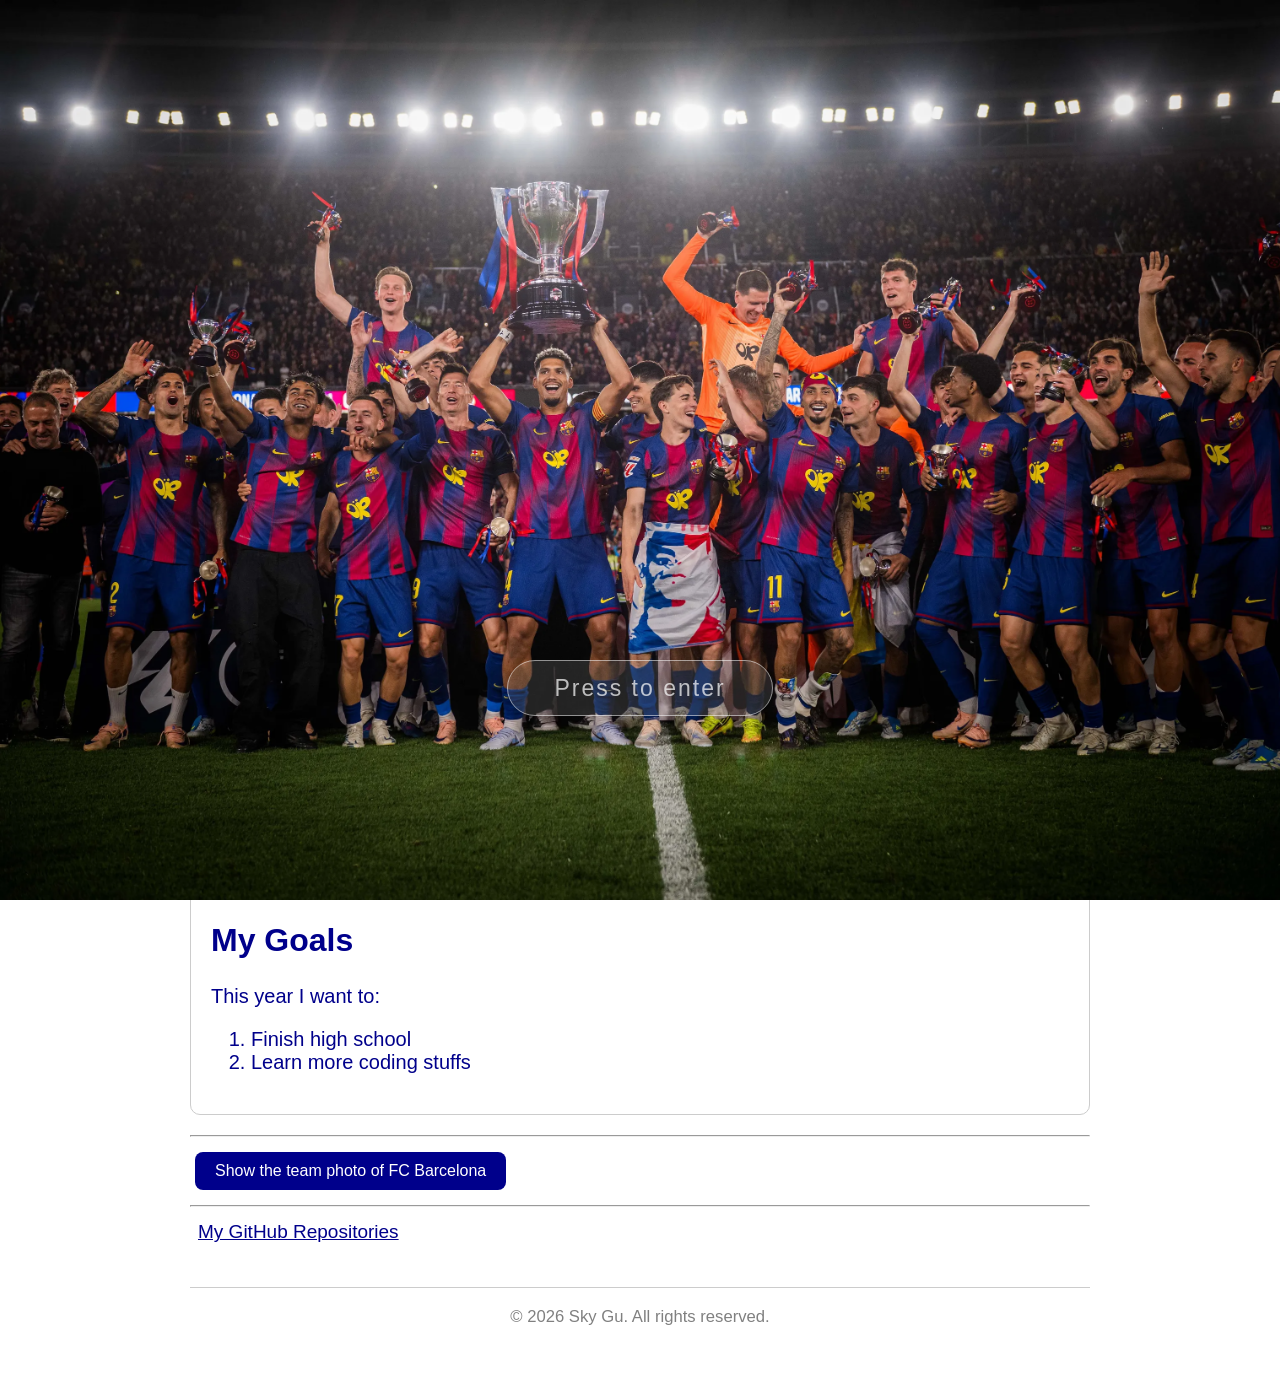
<file: index.html>
<!DOCTYPE html>
<html lang="en">
    <head>
        <title>Sky Gu</title>
        <link rel="icon" href="barca icon.png">
        <meta name="viewport" content="width=device-width, initial-scale=1.0">
        <link rel="stylesheet" href="styles.css">
    </head>
    <body>

        <nav>
            <ul>
                <li><a href="index.html">Home</a></li>
                <li><a href="portfolio.html">Portfolio</a></li>
                <li><a href="global-goal.html">Global Goal</a></li>
                <li><a href="accessibility.html">Accessibility</a></li>
                <li><a href="design-thinking.html">Behind the Curtain</a></li>
            </ul>
        </nav>

        <div id="main-content">

        <header>
            <h1>About Me</h1>
        </header>

        <div class="card">
            <p>Hi, my name is <strong>Sky Gu</strong>.</p>
            <p><em>Grade 12</em> student learning web development.</p>
        </div>

        <hr>

        <h2>My Interests</h2>

        <ul>
            <li>Gaming</li>
            <li>Music</li>
            <li>Basketball &amp; Soccer &amp; Hockey</li>
        </ul>

        <hr>

        <img src="pedri.jpeg" alt="Pedri, my loved FC Barcelona player" width="350" title="My loved player from Barcelona">

        <hr>

        <div class="card">
            <h2>My Goals</h2>
            <p>This year I want to:</p>
            <ol>
                <li>Finish high school</li>
                <li>Learn more coding stuffs</li>
            </ol>
        </div>

        <hr>

        <button type="button" onclick="showBarcelonaPhoto()">Show the team photo of FC Barcelona</button>

        <hr>

        <a href="https://github.com/skygu3?tab=repositories" target="_blank">My GitHub Repositories</a>

        </div>

        <footer>
            <small>&copy; 2026 Sky Gu. All rights reserved.</small>
        </footer>

        <div class="tts-wrap" id="tts-wrap">
            <div class="tts-toggle" onclick="toggleTTS()"><span id="tts-arrow">&#9660;</span></div>
            <div class="tts-bar" id="tts-bar">
                <button type="button" onclick="readPage()">&#9654; Read</button>
                <button type="button" id="btn-stop" onclick="stopReading()"><span style="font-size: 1.4em;">&#9632;</span> Stop</button>
                <button type="button" id="btn-05" onclick="setSpeed(0.5, 'btn-05')">0.5x</button>
                <button type="button" id="btn-1" style="background-color: darkred;" onclick="setSpeed(1, 'btn-1')">1x</button>
                <button type="button" id="btn-15" onclick="setSpeed(1.5, 'btn-15')">1.5x</button>
                <button type="button" id="btn-2" onclick="setSpeed(2, 'btn-2')">2x</button>
            </div>
        </div>

        <div class="modal" id="barca-modal" onclick="closeModalOnBackground()">
            <div class="modal-photo">
                <img src="barca team.jpeg" alt="FC Barcelona Team Photo">
                <br>
                <button type="button" onclick="closeModal()">Close</button>
            </div>
        </div>

        <div class="intro" id="intro" onclick="enterSite()">
            <p class="intro-text"><span>Press to enter</span></p>
        </div>

        <script src="script.js"></script>
    </body>
</html>
</file>
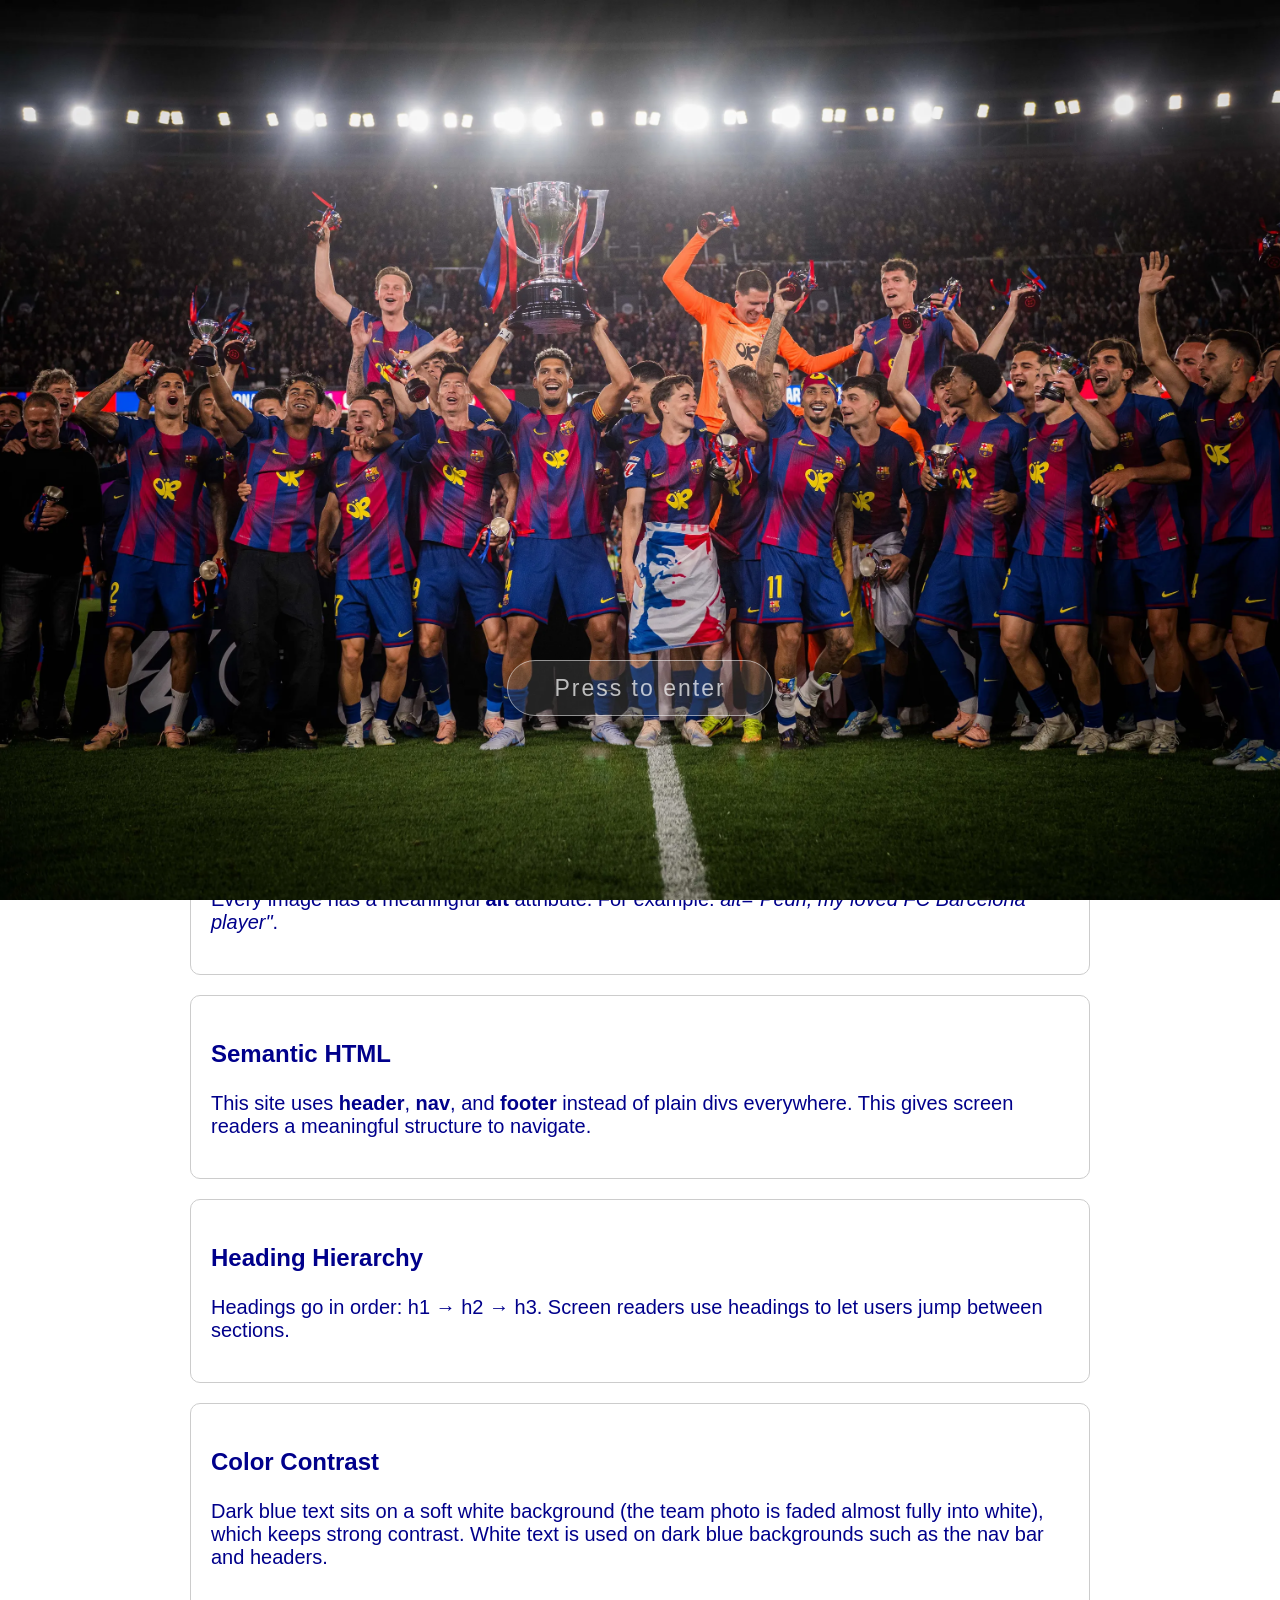
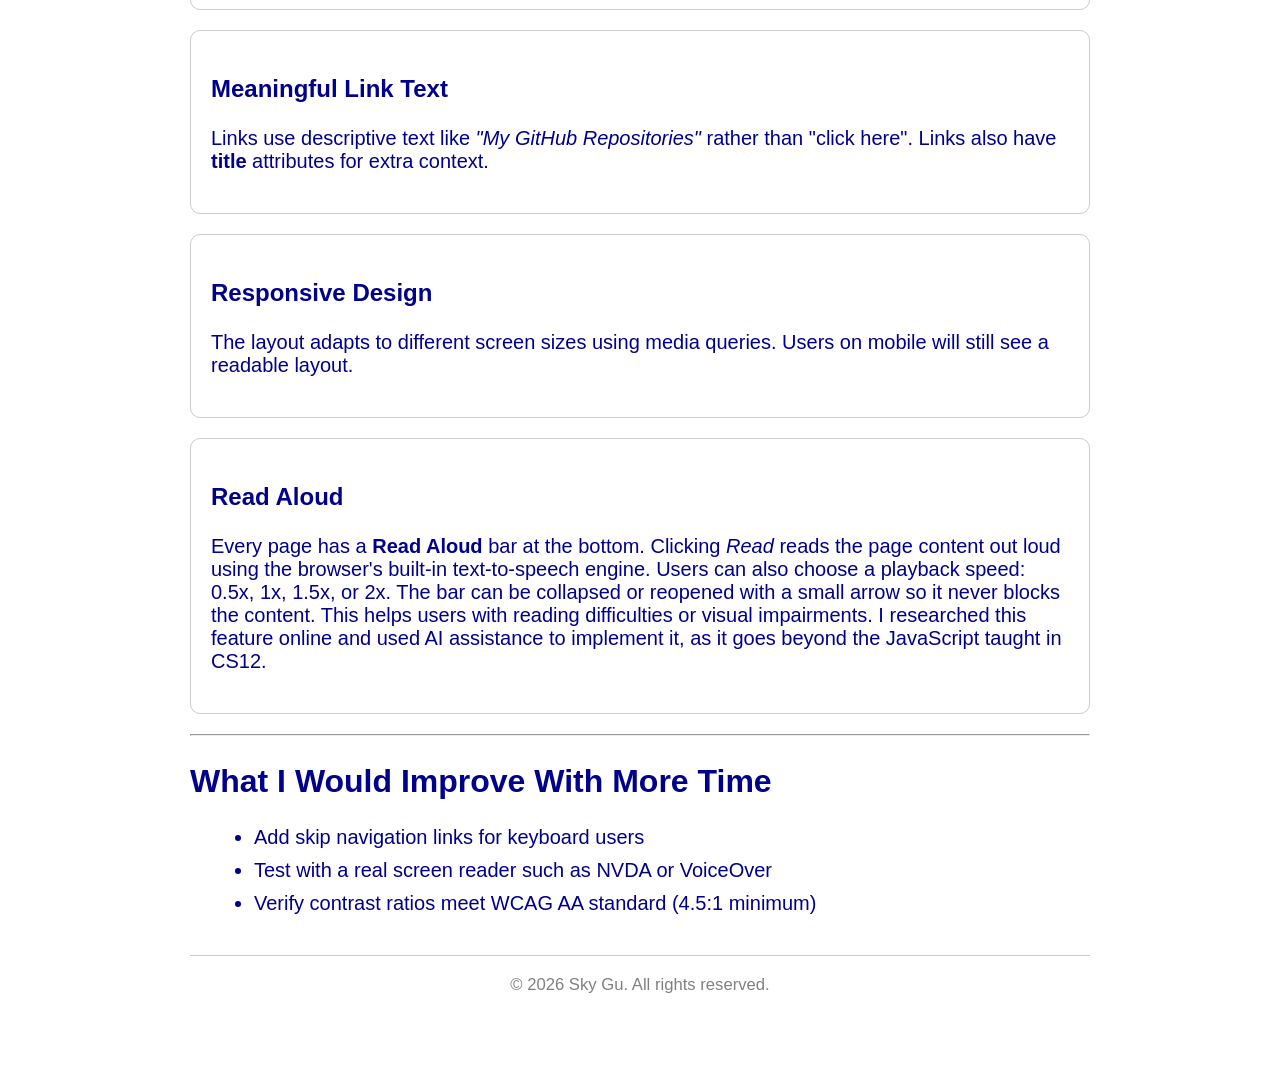
<file: accessibility.html>
<!DOCTYPE html>
<html lang="en">
    <head>
        <title>Accessibility | Sky Gu</title>
        <link rel="icon" type="image/png" href="barca icon.png">
        <meta name="viewport" content="width=device-width, initial-scale=1.0">
        <link rel="stylesheet" href="styles.css">
    </head>
    <body>

        <nav>
            <ul>
                <li><a href="index.html">Home</a></li>
                <li><a href="portfolio.html">Portfolio</a></li>
                <li><a href="global-goal.html">Global Goal</a></li>
                <li><a href="accessibility.html">Accessibility</a></li>
                <li><a href="design-thinking.html">Behind the Curtain</a></li>
            </ul>
        </nav>

        <div id="main-content">

        <header>
            <h1>Accessibility Statement</h1>
        </header>

        <div class="card" style="display: flex; justify-content: space-between; border: none;">
            <div style="width: 75%; padding-top: 32px;">
                <h2>What Is Web Accessibility?</h2>
                <p>Web accessibility means designing websites so that people with disabilities can use them effectively. Good accessibility also benefits everyone, including people using small screens or slow connections.</p>
            </div>
            <img src="Accessibility_icon.png" alt="Web accessibility icon" style="width: 25%; height: auto; margin-left: 24px;">
        </div>

        <hr>

        <h2>Features on This Site</h2>

        <div class="card">
            <h3>Language Declaration</h3>
            <p>Every page has <strong>lang="en"</strong> on the html tag so screen readers know what language to use.</p>
        </div>

        <div class="card">
            <h3>Descriptive Alt Text</h3>
            <p>Every image has a meaningful <strong>alt</strong> attribute. For example: <em>alt="Pedri, my loved FC Barcelona player"</em>.</p>
        </div>

        <div class="card">
            <h3>Semantic HTML</h3>
            <p>This site uses <strong>header</strong>, <strong>nav</strong>, and <strong>footer</strong> instead of plain divs everywhere. This gives screen readers a meaningful structure to navigate.</p>
        </div>

        <div class="card">
            <h3>Heading Hierarchy</h3>
            <p>Headings go in order: h1 → h2 → h3. Screen readers use headings to let users jump between sections.</p>
        </div>

        <div class="card">
            <h3>Color Contrast</h3>
            <p>Dark blue text sits on a soft white background (the team photo is faded almost fully into white), which keeps strong contrast. White text is used on dark blue backgrounds such as the nav bar and headers.</p>
        </div>

        <div class="card">
            <h3>Meaningful Link Text</h3>
            <p>Links use descriptive text like <em>"My GitHub Repositories"</em> rather than "click here". Links also have <strong>title</strong> attributes for extra context.</p>
        </div>

        <div class="card">
            <h3>Responsive Design</h3>
            <p>The layout adapts to different screen sizes using media queries. Users on mobile will still see a readable layout.</p>
        </div>

        <div class="card">
            <h3>Read Aloud</h3>
            <p>Every page has a <strong>Read Aloud</strong> bar at the bottom. Clicking <em>Read</em> reads the page content out loud using the browser's built-in text-to-speech engine. Users can also choose a playback speed: 0.5x, 1x, 1.5x, or 2x. The bar can be collapsed or reopened with a small arrow so it never blocks the content. This helps users with reading difficulties or visual impairments. I researched this feature online and used AI assistance to implement it, as it goes beyond the JavaScript taught in CS12.</p>
        </div>

        <hr>

        <h2>What I Would Improve With More Time</h2>

        <ul class="access-list">
            <li>Add skip navigation links for keyboard users</li>
            <li>Test with a real screen reader such as NVDA or VoiceOver</li>
            <li>Verify contrast ratios meet WCAG AA standard (4.5:1 minimum)</li>
        </ul>

        </div>

        <footer>
            <small>&copy; 2026 Sky Gu. All rights reserved.</small>
        </footer>

        <div class="tts-wrap" id="tts-wrap">
            <div class="tts-toggle" onclick="toggleTTS()"><span id="tts-arrow">&#9660;</span></div>
            <div class="tts-bar" id="tts-bar">
                <button type="button" onclick="readPage()">&#9654; Read</button>
                <button type="button" id="btn-stop" onclick="stopReading()"><span style="font-size: 1.4em;">&#9632;</span> Stop</button>
                <button type="button" id="btn-05" onclick="setSpeed(0.5, 'btn-05')">0.5x</button>
                <button type="button" id="btn-1" style="background-color: darkred;" onclick="setSpeed(1, 'btn-1')">1x</button>
                <button type="button" id="btn-15" onclick="setSpeed(1.5, 'btn-15')">1.5x</button>
                <button type="button" id="btn-2" onclick="setSpeed(2, 'btn-2')">2x</button>
            </div>
        </div>

        <div class="intro" id="intro" onclick="enterSite()">
            <p class="intro-text"><span>Press to enter</span></p>
        </div>

        <script src="script.js"></script>
    </body>
</html>
</file>
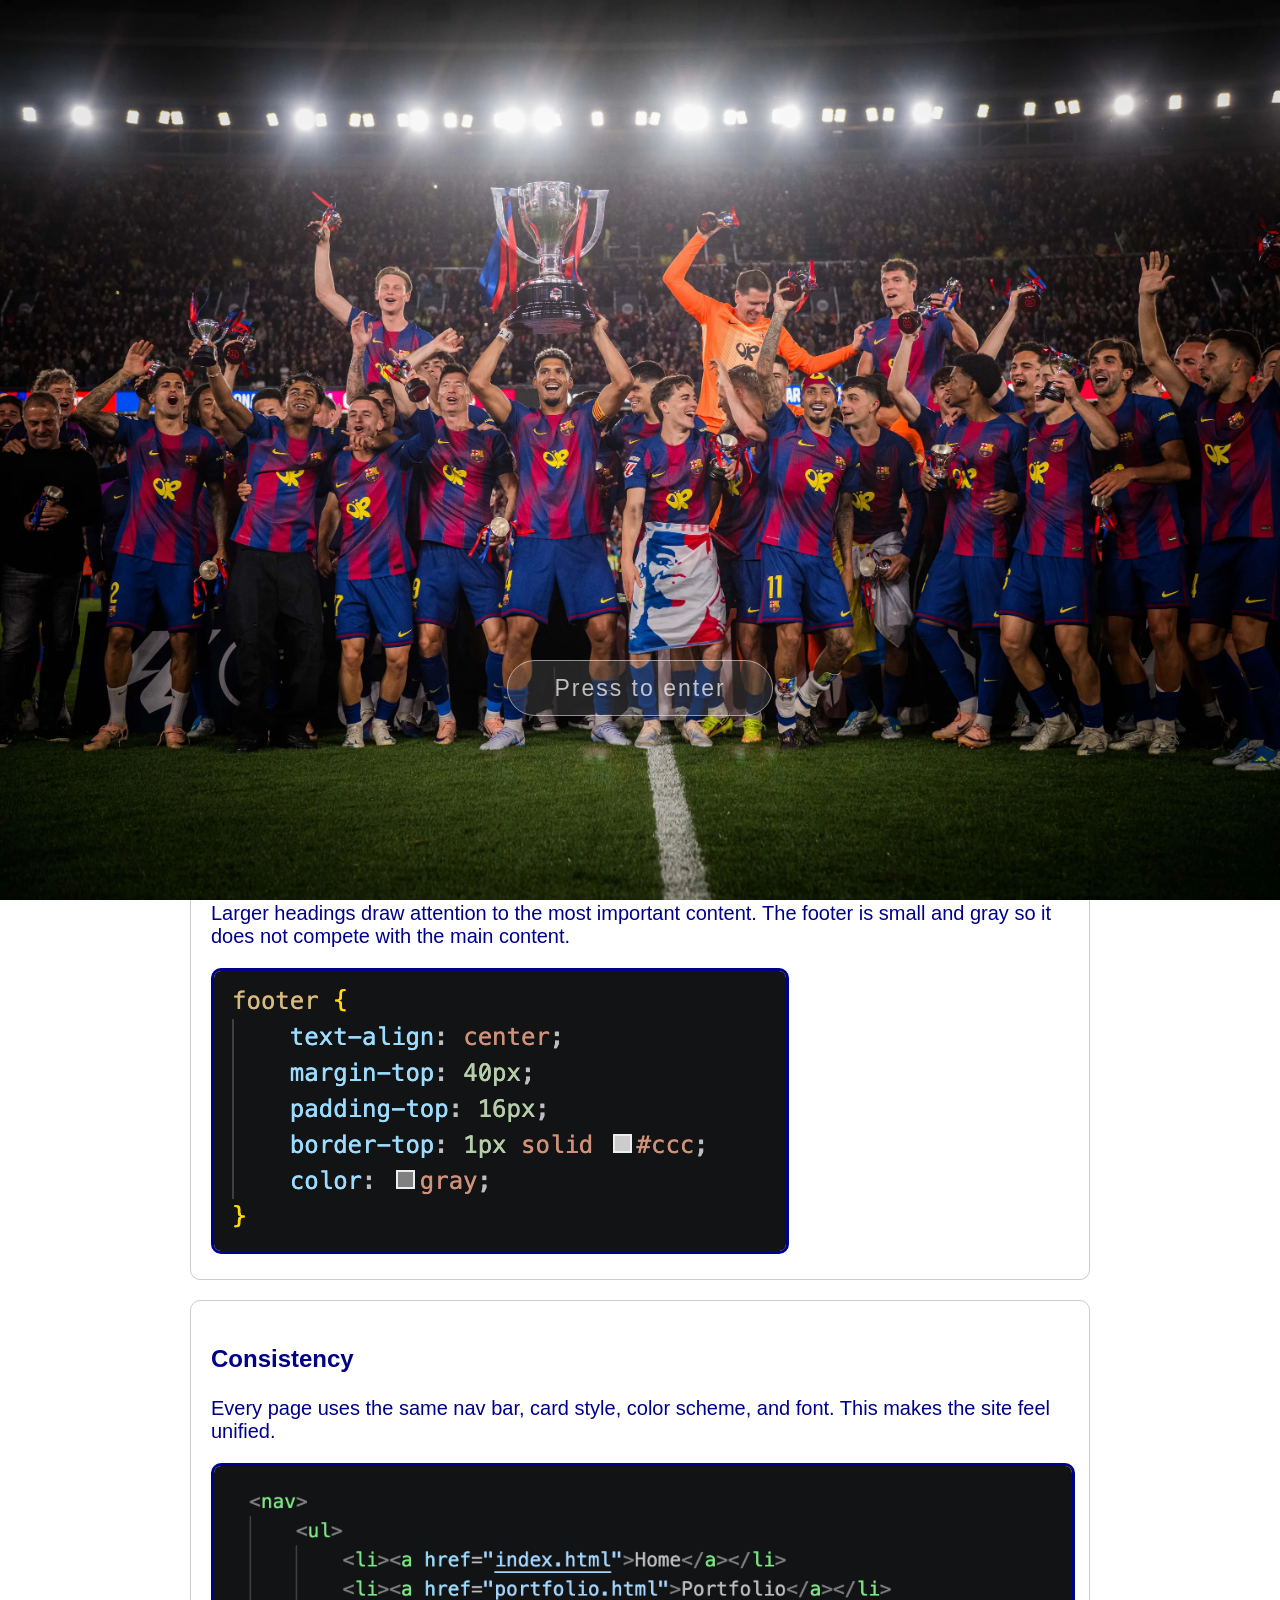
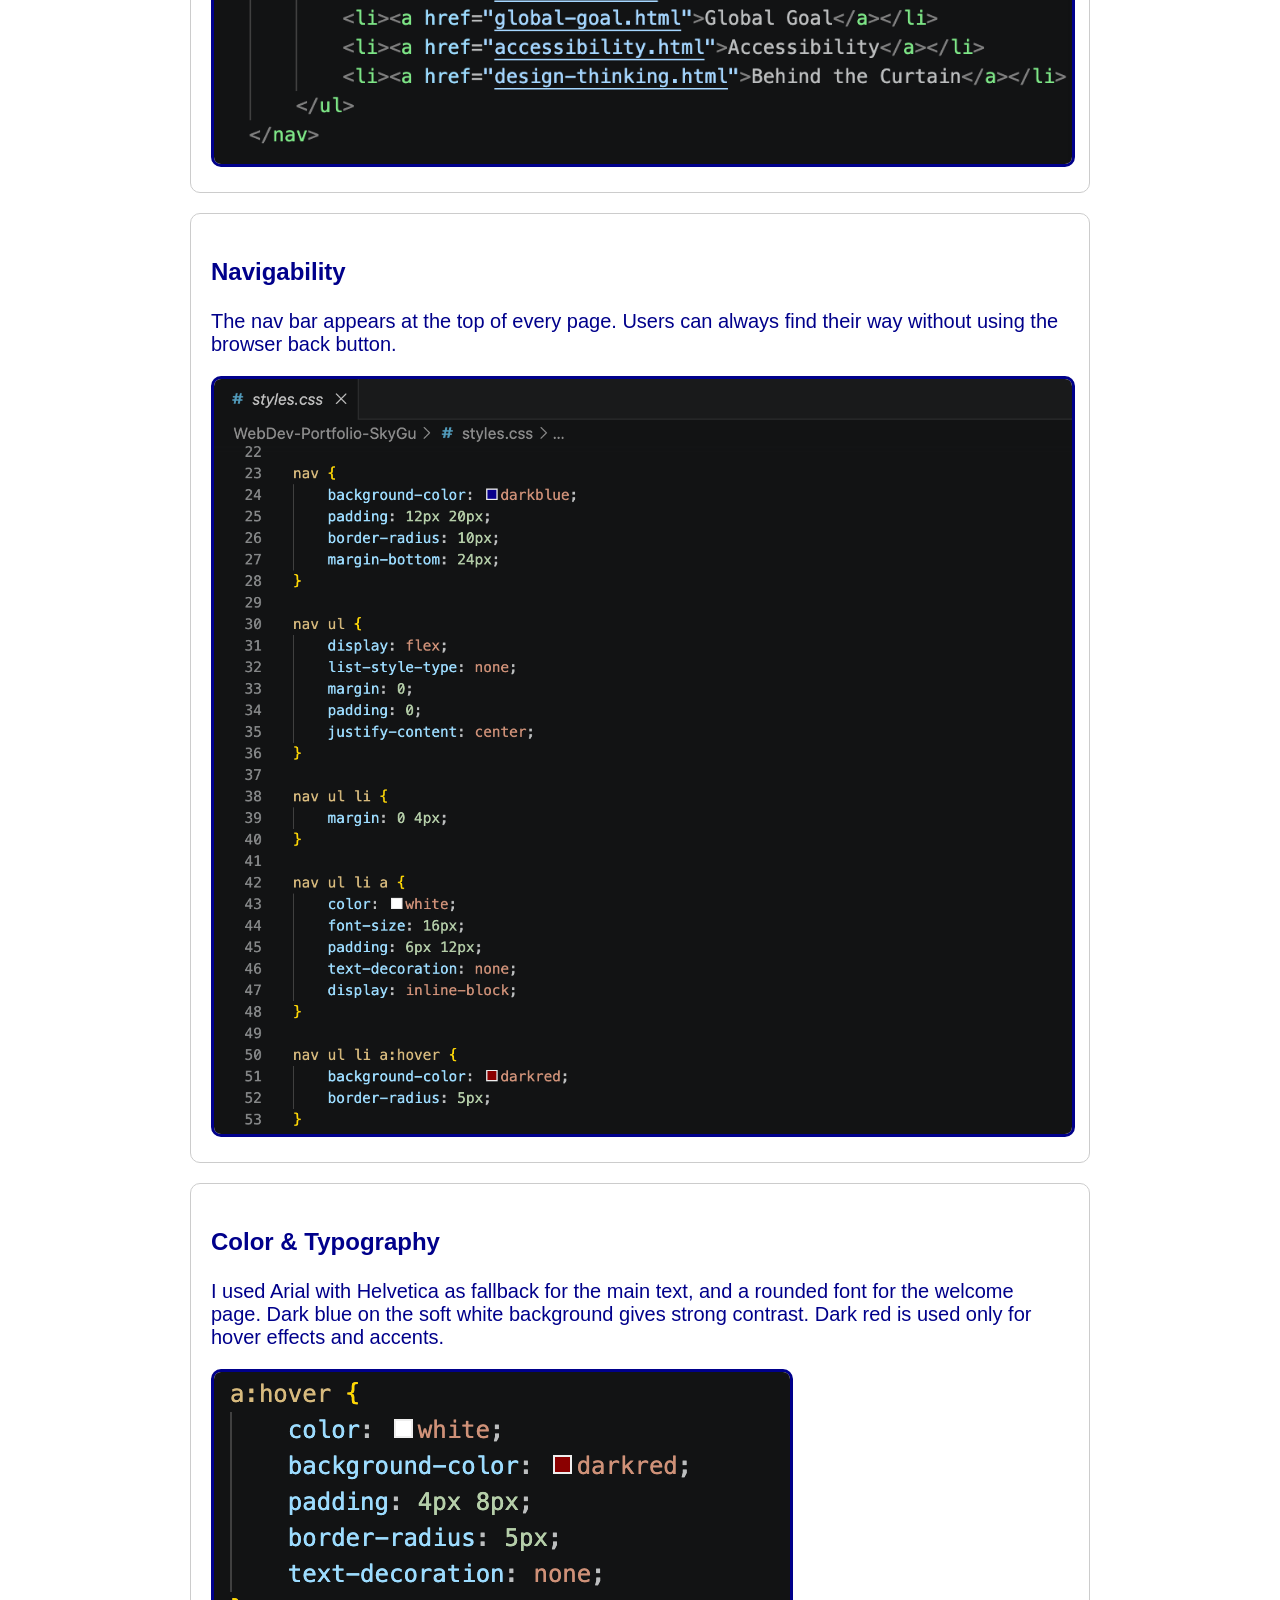
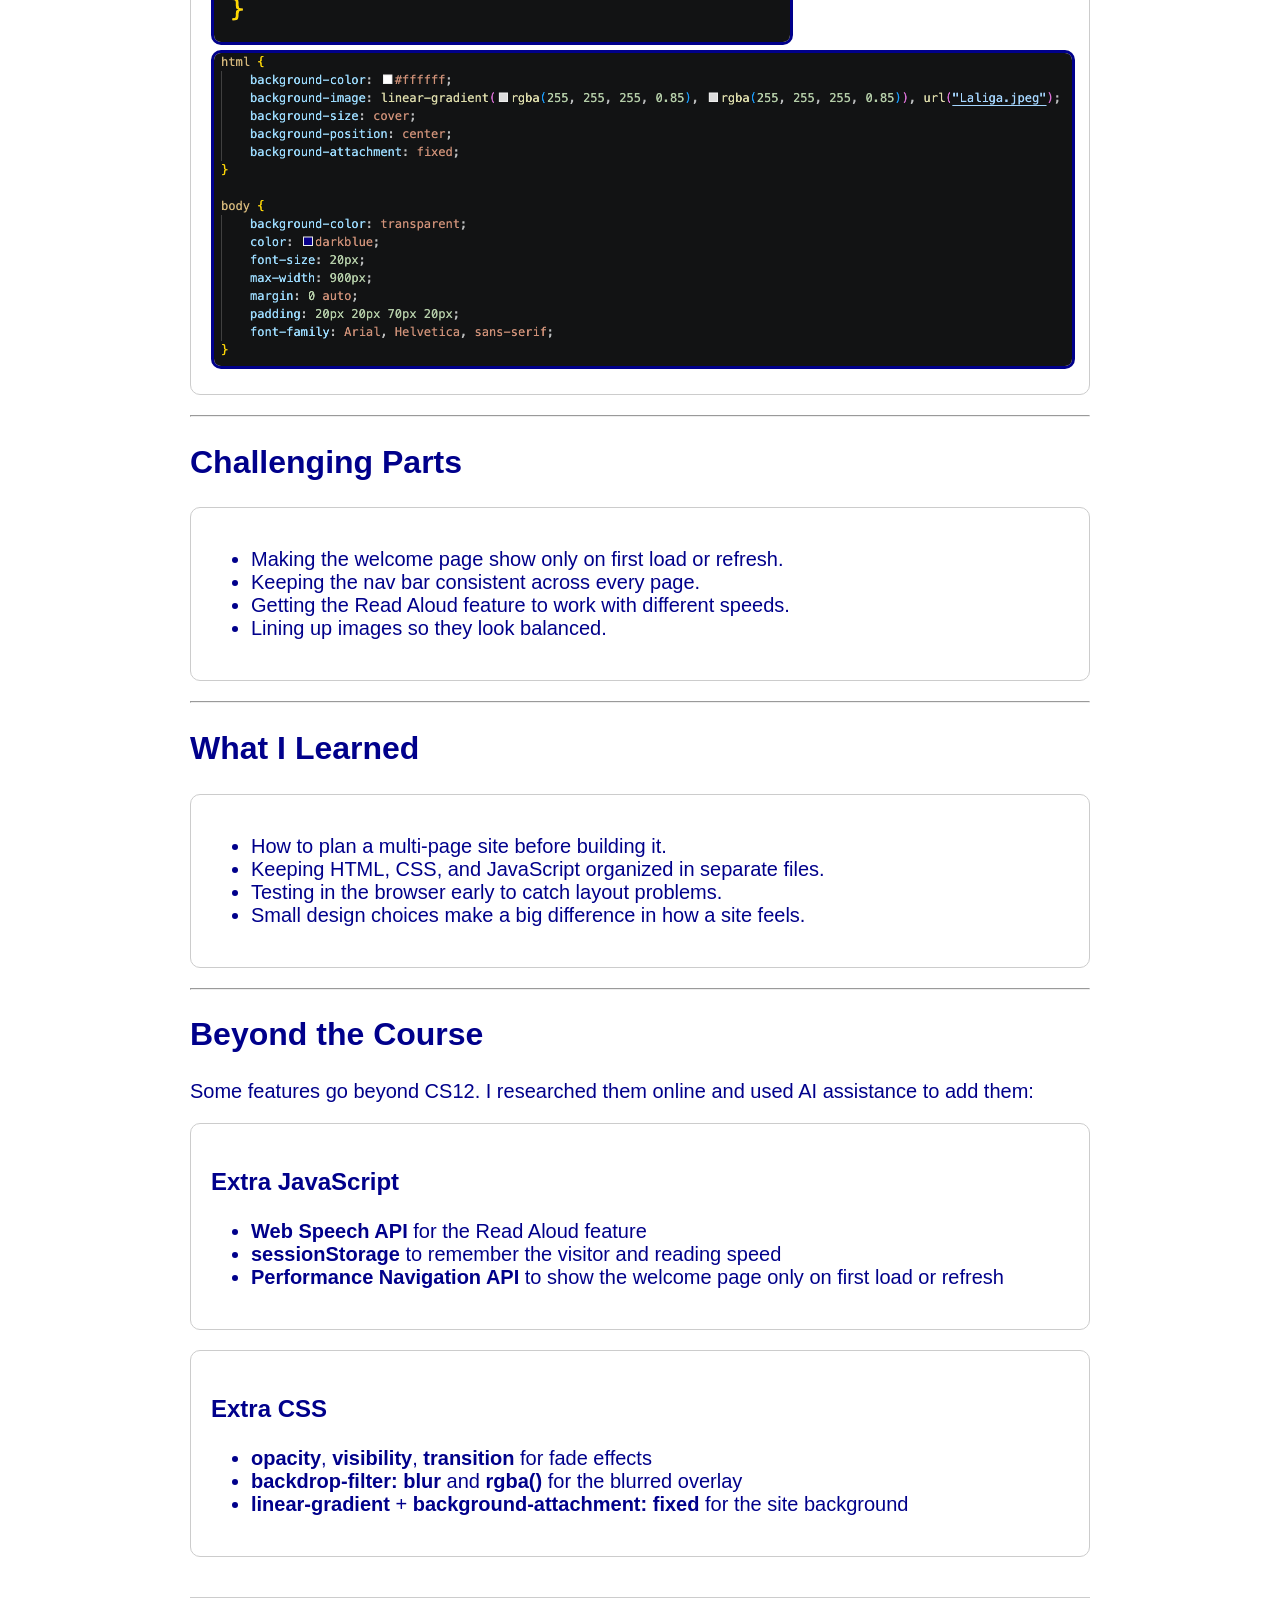
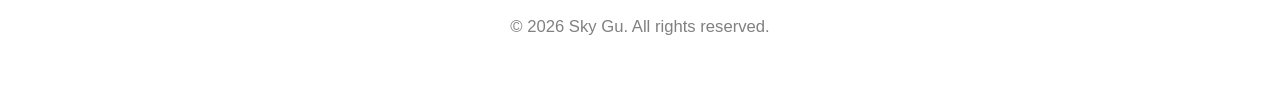
<file: design-thinking.html>
<!DOCTYPE html>
<html lang="en">
    <head>
        <title>Design Thinking | Sky Gu</title>
        <link rel="icon" type="image/png" href="barca icon.png">
        <meta name="viewport" content="width=device-width, initial-scale=1.0">
        <link rel="stylesheet" href="styles.css">
    </head>
    <body>

        <nav>
            <ul>
                <li><a href="index.html">Home</a></li>
                <li><a href="portfolio.html">Portfolio</a></li>
                <li><a href="global-goal.html">Global Goal</a></li>
                <li><a href="accessibility.html">Accessibility</a></li>
                <li><a href="design-thinking.html">Behind the Curtain</a></li>
            </ul>
        </nav>

        <div id="main-content">

        <header>
            <h1>Design Thinking</h1>
        </header>

        <div class="card">
            <h2>My Define Statement</h2>
            <p><strong>A Grade 12 student</strong> needs a way to <strong>present their coding skills and personality online</strong> so as to <strong>build a personal portfolio and share their work with others</strong>.</p>
        </div>

        <hr>

        <h2>The 5 Stages</h2>

        <div class="stages">
            <div class="stage">
                <h3>1. Empathize</h3>
                <p>I thought about who would visit my site: classmates, teachers, friends.</p>
            </div>
            <div class="stage">
                <h3>2. Define</h3>
                <p>I needed a clear, readable site that shows my skills without being confusing.</p>
            </div>
            <div class="stage">
                <h3>3. Ideate</h3>
                <p>I sketched different layouts and considered color schemes and page structure.</p>
            </div>
            <div class="stage">
                <h3>4. Prototype</h3>
                <p>I built the site starting with index.html, then CSS, then more pages one at a time.</p>
            </div>
            <div class="stage">
                <h3>5. Test</h3>
                <p>I tested in the browser at every step and used DevTools to fix layout issues.</p>
            </div>
        </div>

        <hr>

        <h2>Design Principles I Applied</h2>

        <div class="card">
            <h3>Visual Hierarchy</h3>
            <p>Larger headings draw attention to the most important content. The footer is small and gray so it does not compete with the main content.</p>
            <img src="footer.png" alt="Footer example" height="150">
        </div>

        <div class="card">
            <h3>Consistency</h3>
            <p>Every page uses the same nav bar, card style, color scheme, and font. This makes the site feel unified.</p>
            <img src="nav.png" alt="Consistent nav bar example" height="150">
        </div>

        <div class="card">
            <h3>Navigability</h3>
            <p>The nav bar appears at the top of every page. Users can always find their way without using the browser back button.</p>
            <img src="navv.png" alt="Navigation bar example" height="150">
        </div>

        <div class="card">
            <h3>Color &amp; Typography</h3>
            <p>I used Arial with Helvetica as fallback for the main text, and a rounded font for the welcome page. Dark blue on the soft white background gives strong contrast. Dark red is used only for hover effects and accents.</p>
            <img src="hovers.png" alt="Hover effect example" height="150">
            <img src="colors.png" alt="Color scheme example" height="180">
        </div>

        <hr>

        <h2>Challenging Parts</h2>

        <div class="card">
            <ul>
                <li>Making the welcome page show only on first load or refresh.</li>
                <li>Keeping the nav bar consistent across every page.</li>
                <li>Getting the Read Aloud feature to work with different speeds.</li>
                <li>Lining up images so they look balanced.</li>
            </ul>
        </div>

        <hr>

        <h2>What I Learned</h2>

        <div class="card">
            <ul>
                <li>How to plan a multi-page site before building it.</li>
                <li>Keeping HTML, CSS, and JavaScript organized in separate files.</li>
                <li>Testing in the browser early to catch layout problems.</li>
                <li>Small design choices make a big difference in how a site feels.</li>
            </ul>
        </div>

        <hr>

        <h2>Beyond the Course</h2>
        <p>Some features go beyond CS12. I researched them online and used AI assistance to add them:</p>

        <div class="card">
            <h3>Extra JavaScript</h3>
            <ul>
                <li><strong>Web Speech API</strong> for the Read Aloud feature</li>
                <li><strong>sessionStorage</strong> to remember the visitor and reading speed</li>
                <li><strong>Performance Navigation API</strong> to show the welcome page only on first load or refresh</li>
            </ul>
        </div>

        <div class="card">
            <h3>Extra CSS</h3>
            <ul>
                <li><strong>opacity</strong>, <strong>visibility</strong>, <strong>transition</strong> for fade effects</li>
                <li><strong>backdrop-filter: blur</strong> and <strong>rgba()</strong> for the blurred overlay</li>
                <li><strong>linear-gradient</strong> + <strong>background-attachment: fixed</strong> for the site background</li>
            </ul>
        </div>

        </div>

        <footer>
            <small>&copy; 2026 Sky Gu. All rights reserved.</small>
        </footer>

        <div class="tts-wrap" id="tts-wrap">
            <div class="tts-toggle" onclick="toggleTTS()"><span id="tts-arrow">&#9660;</span></div>
            <div class="tts-bar" id="tts-bar">
                <button type="button" onclick="readPage()">&#9654; Read</button>
                <button type="button" id="btn-stop" onclick="stopReading()"><span style="font-size: 1.4em;">&#9632;</span> Stop</button>
                <button type="button" id="btn-05" onclick="setSpeed(0.5, 'btn-05')">0.5x</button>
                <button type="button" id="btn-1" style="background-color: darkred;" onclick="setSpeed(1, 'btn-1')">1x</button>
                <button type="button" id="btn-15" onclick="setSpeed(1.5, 'btn-15')">1.5x</button>
                <button type="button" id="btn-2" onclick="setSpeed(2, 'btn-2')">2x</button>
            </div>
        </div>

        <div class="intro" id="intro" onclick="enterSite()">
            <p class="intro-text"><span>Press to enter</span></p>
        </div>

        <script src="script.js"></script>
    </body>
</html>
</file>
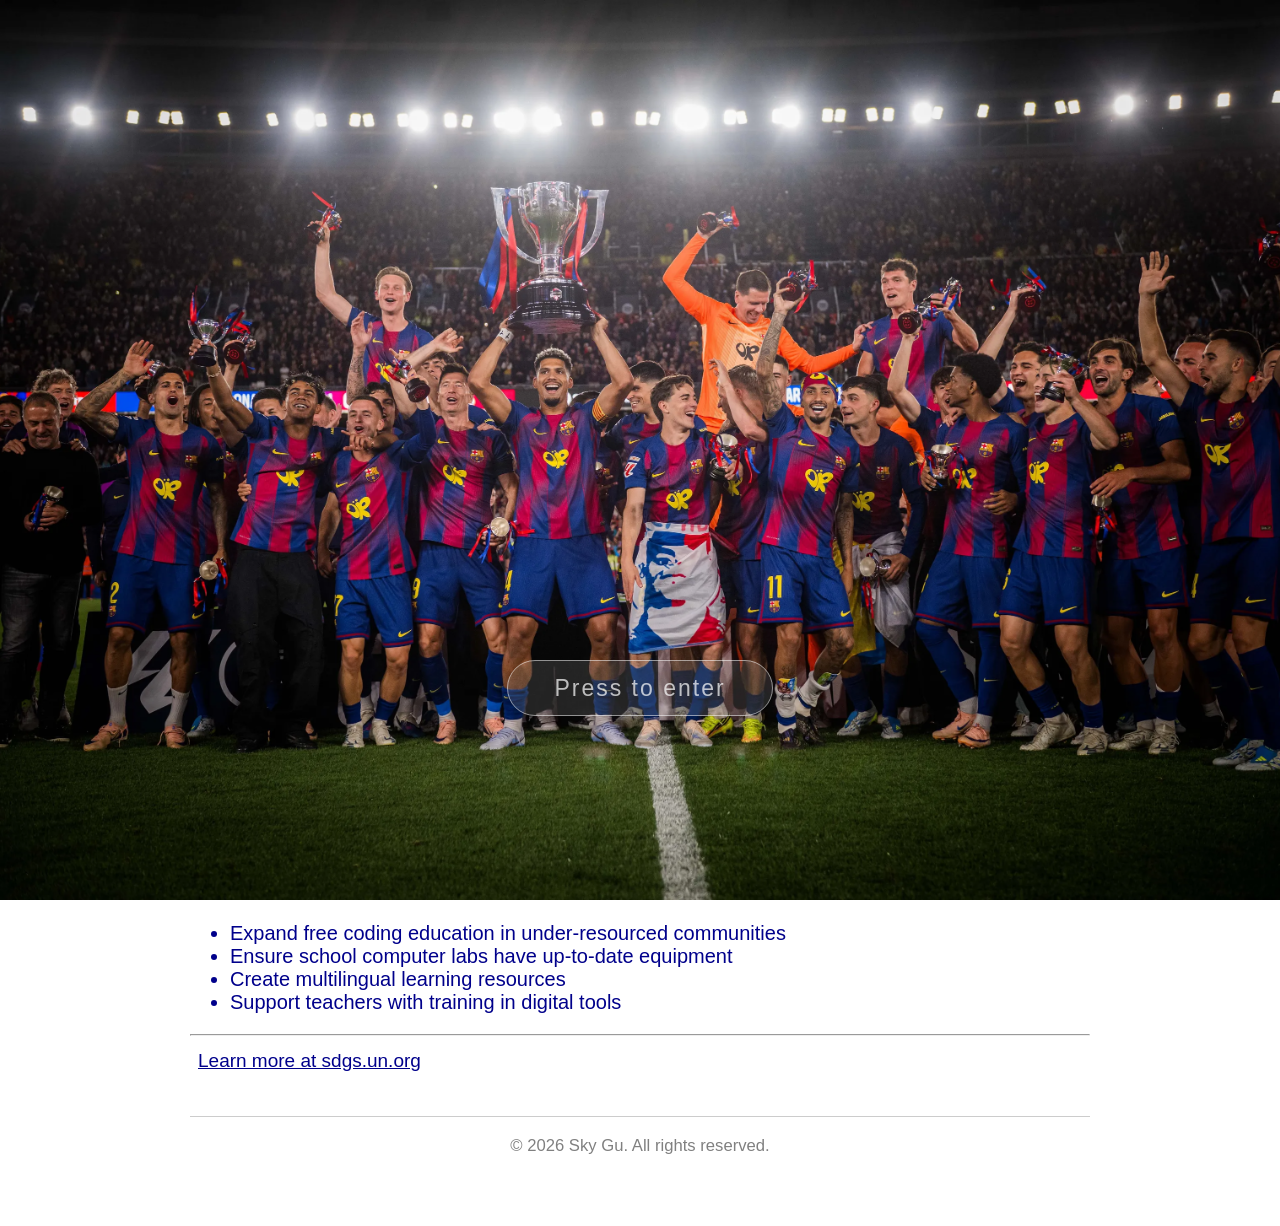
<file: global-goal.html>
<!DOCTYPE html>
<html lang="en">
    <head>
        <title>Global Goal | Sky Gu</title>
        <link rel="icon" type="image/png" href="barca icon.png">
        <meta name="viewport" content="width=device-width, initial-scale=1.0">
        <link rel="stylesheet" href="styles.css">
    </head>
    <body>

        <nav>
            <ul>
                <li><a href="index.html">Home</a></li>
                <li><a href="portfolio.html">Portfolio</a></li>
                <li><a href="global-goal.html">Global Goal</a></li>
                <li><a href="accessibility.html">Accessibility</a></li>
                <li><a href="design-thinking.html">Behind the Curtain</a></li>
            </ul>
        </nav>

        <div id="main-content">

        <header>
            <h1>UN Global Goal</h1>
        </header>

        <div class="sdg-box" style="display: flex; justify-content: space-between;">
            <div style="width: 75%; padding-top: 32px;">
                <h2>SDG 4 — Quality Education</h2>
                <p>"Ensure inclusive and equitable quality education and promote lifelong learning opportunities for all."</p>
                <p>— United Nations, 2015</p>
            </div>
            <img src="SDG4.png" alt="SDG 4 Quality Education logo" style="width: 25%; height: auto; margin-left: 24px;">
        </div>

        <hr>

        <div class="card">
            <h2>Why I Chose This Goal</h2>
            <p>As a student learning to code, I believe access to quality education (especially in technology) is one of the most important things we can give to young people around the world.</p>
            <p>Not everyone has the opportunity to take a course like CS12 or access to computers and the internet. This gap affects people's ability to participate in the modern economy.</p>
        </div>

        <hr>

        <h2>What Can Be Done</h2>

        <ul>
            <li>Expand free coding education in under-resourced communities</li>
            <li>Ensure school computer labs have up-to-date equipment</li>
            <li>Create multilingual learning resources</li>
            <li>Support teachers with training in digital tools</li>
        </ul>

        <hr>

        <a href="https://sdgs.un.org/goals" target="_blank" title="UN SDG official website">Learn more at sdgs.un.org</a>

        </div>

        <footer>
            <small>&copy; 2026 Sky Gu. All rights reserved.</small>
        </footer>

        <div class="tts-wrap" id="tts-wrap">
            <div class="tts-toggle" onclick="toggleTTS()"><span id="tts-arrow">&#9660;</span></div>
            <div class="tts-bar" id="tts-bar">
                <button type="button" onclick="readPage()">&#9654; Read</button>
                <button type="button" id="btn-stop" onclick="stopReading()"><span style="font-size: 1.4em;">&#9632;</span> Stop</button>
                <button type="button" id="btn-05" onclick="setSpeed(0.5, 'btn-05')">0.5x</button>
                <button type="button" id="btn-1" style="background-color: darkred;" onclick="setSpeed(1, 'btn-1')">1x</button>
                <button type="button" id="btn-15" onclick="setSpeed(1.5, 'btn-15')">1.5x</button>
                <button type="button" id="btn-2" onclick="setSpeed(2, 'btn-2')">2x</button>
            </div>
        </div>

        <div class="intro" id="intro" onclick="enterSite()">
            <p class="intro-text"><span>Press to enter</span></p>
        </div>

        <script src="script.js"></script>
    </body>
</html>
</file>
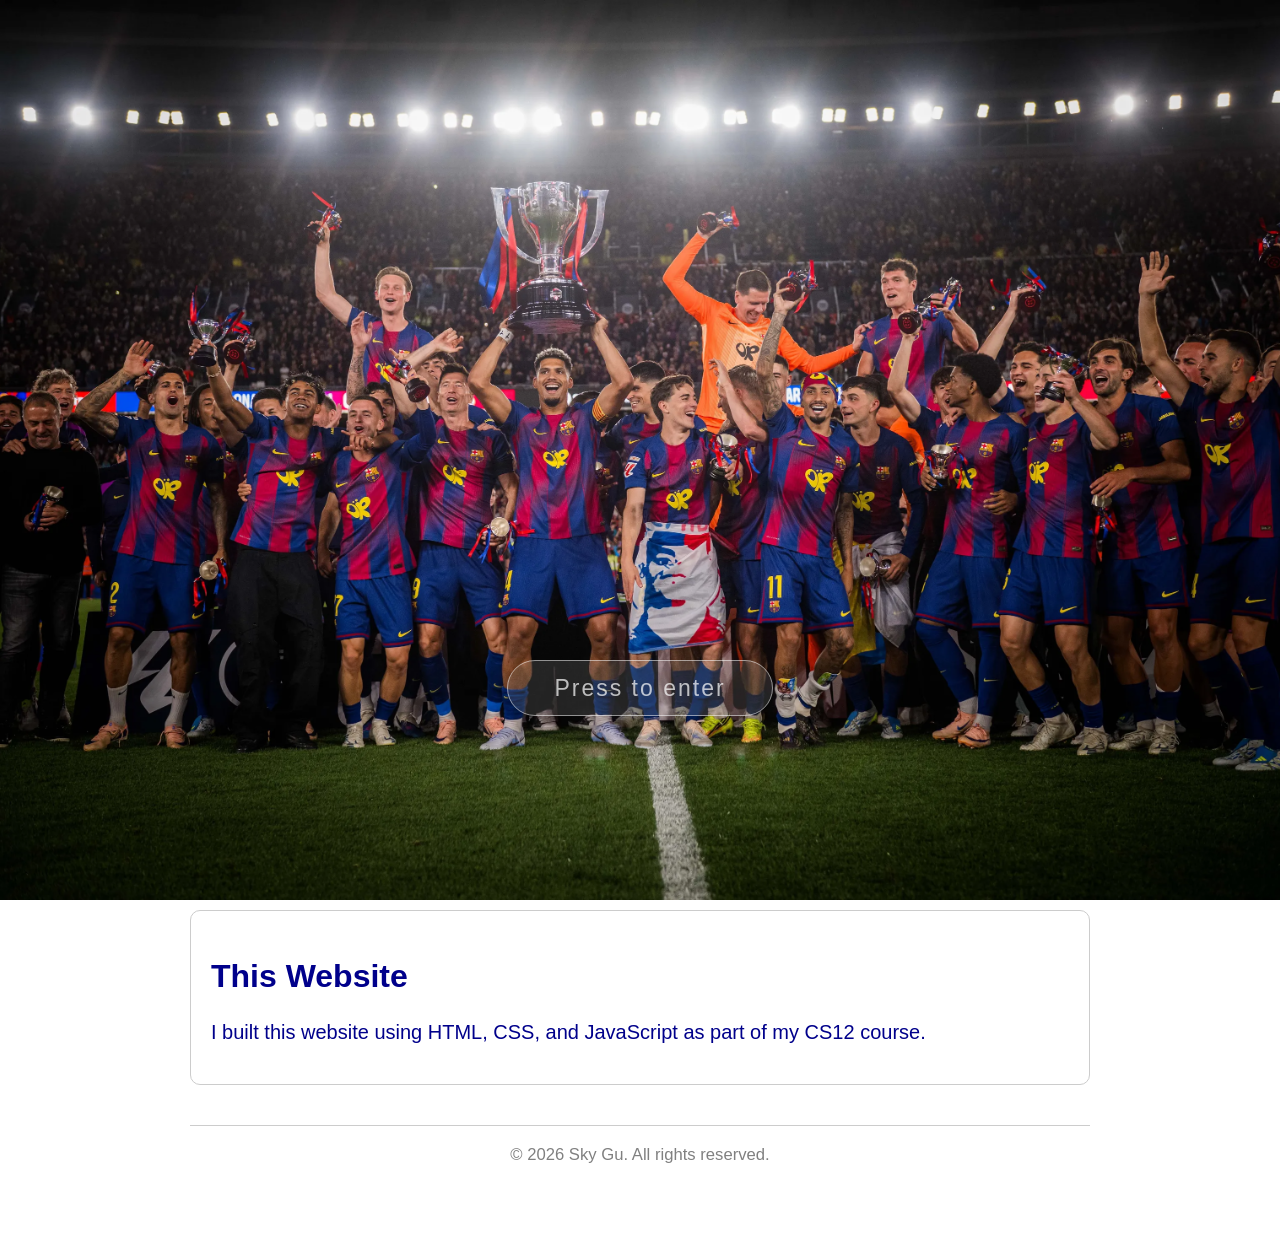
<file: portfolio.html>
<!DOCTYPE html>
<html lang="en">
    <head>
        <title>Portfolio | Sky Gu</title>
        <link rel="icon" type="image/png" href="barca icon.png">
        <meta name="viewport" content="width=device-width, initial-scale=1.0">
        <link rel="stylesheet" href="styles.css">
    </head>
    <body>

        <nav>
            <ul>
                <li><a href="index.html">Home</a></li>
                <li><a href="portfolio.html">Portfolio</a></li>
                <li><a href="global-goal.html">Global Goal</a></li>
                <li><a href="accessibility.html">Accessibility</a></li>
                <li><a href="design-thinking.html">Behind the Curtain</a></li>
            </ul>
        </nav>

        <div id="main-content">

        <header>
            <h1>My Portfolio</h1>
        </header>

        <h2>My Hobbies</h2>

        <div class="portfolio-grid">
            <div class="portfolio-card">
                <h3>Gaming</h3>
                <p>I enjoy FPS (First Person Shooter) and strategy games. They help me think critically and creatively, and also bring me happiness.</p>
            </div>
            <div class="portfolio-card">
                <h3>Music</h3>
                <p>I listen to a wide range of music. It helps me focus when I study or code. Music is part of my life.</p>
            </div>
            <div class="portfolio-card">
                <h3>Sports</h3>
                <p>Basketball, soccer, and hockey. FC Barcelona is my favourite team.</p>
            </div>
        </div>

        <hr>

        <h2>Explore My Interests</h2>
        <p>Click a button to learn more:</p>

        <div class="hobby-buttons">
            <button type="button" onclick="showGaming()">Gaming</button>
            <button type="button" onclick="showMusic()">Music</button>
            <button type="button" onclick="showSports()">Sports</button>
        </div>

        <div class="hobby-detail" id="hobby-detail">
            <p>Select an interest above to see more details.</p>
        </div>

        <hr>

        <div class="card">
            <h2>This Website</h2>
            <p>I built this website using HTML, CSS, and JavaScript as part of my CS12 course.</p>
        </div>

        </div>

        <footer>
            <small>&copy; 2026 Sky Gu. All rights reserved.</small>
        </footer>

        <div class="tts-wrap" id="tts-wrap">
            <div class="tts-toggle" onclick="toggleTTS()"><span id="tts-arrow">&#9660;</span></div>
            <div class="tts-bar" id="tts-bar">
                <button type="button" onclick="readPage()">&#9654; Read</button>
                <button type="button" id="btn-stop" onclick="stopReading()"><span style="font-size: 1.4em;">&#9632;</span> Stop</button>
                <button type="button" id="btn-05" onclick="setSpeed(0.5, 'btn-05')">0.5x</button>
                <button type="button" id="btn-1" style="background-color: darkred;" onclick="setSpeed(1, 'btn-1')">1x</button>
                <button type="button" id="btn-15" onclick="setSpeed(1.5, 'btn-15')">1.5x</button>
                <button type="button" id="btn-2" onclick="setSpeed(2, 'btn-2')">2x</button>
            </div>
        </div>

        <div class="intro" id="intro" onclick="enterSite()">
            <p class="intro-text"><span>Press to enter</span></p>
        </div>

        <script src="script.js"></script>
    </body>
</html>
</file>
<file: styles.css>
html {
    background-color: #ffffff;
    background-image: linear-gradient(rgba(255, 255, 255, 0.85), rgba(255, 255, 255, 0.85)), url("Laliga.jpeg");
    background-size: cover;
    background-position: center;
    background-attachment: fixed;
}

body {
    background-color: transparent;
    color: darkblue;
    font-size: 20px;
    max-width: 900px;
    margin: 0 auto;
    padding: 20px 20px 70px 20px;
    font-family: Arial, Helvetica, sans-serif;
}

h1 { font-size: 48px; margin: 0; }
h2 { font-size: 32px; }
h3 { font-size: 24px; }

nav {
    background-color: darkblue;
    padding: 12px 20px;
    border-radius: 10px;
    margin-bottom: 24px;
}

nav ul {
    display: flex;
    list-style-type: none;
    margin: 0;
    padding: 0;
    justify-content: center;
}

nav ul li {
    margin: 0 4px;
}

nav ul li a {
    color: white;
    font-size: 16px;
    padding: 6px 12px;
    text-decoration: none;
    display: inline-block;
}

nav ul li a:hover {
    background-color: darkred;
    border-radius: 5px;
}

header {
    background-color: darkblue;
    color: white;
    padding: 30px 20px;
    border-radius: 10px;
    margin-bottom: 24px;
    text-align: center;
}

header h1 {
    color: white;
}

header p {
    color: white;
    margin: 8px 0 0 0;
    font-size: 20px;
}

.card {
    background-color: white;
    padding: 20px;
    margin: 20px 0;
    border-radius: 10px;
    border: 1px solid #ccc;
}

a {
    font-size: 19px;
    color: darkblue;
    padding: 4px 8px;
    display: inline-block;
}

a:hover {
    color: white;
    background-color: darkred;
    padding: 4px 8px;
    border-radius: 5px;
    text-decoration: none;
}

img {
    border: 3px solid darkblue;
    border-radius: 10px;
    max-width: 100%;
    height: auto;
}

.tags {
    display: flex;
    justify-content: flex-start;
}

.tag {
    background-color: darkblue;
    color: white;
    padding: 6px 16px;
    border-radius: 20px;
    margin-right: 10px;
    margin-bottom: 10px;
    font-size: 16px;
}

.portfolio-grid {
    display: grid;
    grid-template-columns: 1fr 1fr 1fr;
    grid-gap: 20px;
    margin: 20px 0;
}

.portfolio-card {
    background-color: white;
    padding: 20px;
    border-radius: 10px;
    border: 1px solid #ccc;
    text-align: center;
}

.portfolio-card h3 {
    color: darkblue;
    margin-top: 0;
    text-align: center;
}

.portfolio-card p {
    text-align: center;
}

button {
    background-color: darkblue;
    color: white;
    padding: 10px 20px;
    border: none;
    border-radius: 8px;
    font-size: 16px;
    margin: 5px;
}

button:hover {
    background-color: darkred;
}

.hobby-buttons {
    display: flex;
    justify-content: flex-start;
    margin-bottom: 16px;
}

.hobby-detail {
    background-color: white;
    padding: 30px 20px;
    border-radius: 10px;
    border: 2px solid darkblue;
}

.stages {
    display: grid;
    grid-template-columns: 1fr 1fr 1fr 1fr 1fr;
    grid-gap: 12px;
    margin: 20px 0;
}

.stage {
    background-color: white;
    border: 2px solid darkblue;
    border-radius: 10px;
    padding: 14px 10px;
    text-align: center;
}

.stage h3 {
    font-size: 18px;
    margin: 0 0 8px 0;
    color: darkred;
}

.stage p {
    font-size: 15px;
    margin: 0;
}

.sdg-box {
    background-color: darkblue;
    color: white;
    padding: 24px;
    border-radius: 10px;
    margin: 20px 0;
}

.sdg-box h2 {
    color: white;
    margin-top: 0;
}

.access-list {
    list-style-type: disc;
    margin-left: 24px;
}

.access-list li {
    margin-bottom: 10px;
}

.intro {
    display: none;
    position: fixed;
    top: 0;
    bottom: 0;
    left: 0;
    right: 0;
    background-color: white;
    background-image: url("Laliga.jpeg");
    background-size: cover;
    background-position: center;
    opacity: 1;
    visibility: visible;
    transition: opacity 0.8s ease-in-out, visibility 0s linear 0.8s;
}

.intro-text {
    position: absolute;
    bottom: 22%;
    left: 0;
    right: 0;
    text-align: center;
    margin: 0;
}

.intro-text span {
    color: rgba(255, 255, 255, 0.7);
    font-family: "Arial Rounded MT Bold", "Century Gothic", sans-serif;
    font-size: 23px;
    letter-spacing: 2px;
    background-color: rgba(255, 255, 255, 0.12);
    border: 1px solid rgba(255, 255, 255, 0.5);
    border-radius: 40px;
    padding: 14px 46px;
    transition: background-color 0.4s ease-in-out, color 0.4s ease-in-out;
}

.intro-text:hover span {
    color: rgba(255, 255, 255, 0.95);
    background-color: rgba(255, 255, 255, 0.35);
}

.modal {
    position: fixed;
    top: 0;
    bottom: 0;
    left: 0;
    right: 0;
    background-color: rgba(0, 0, 0, 0.55);
    backdrop-filter: blur(5px);
    -webkit-backdrop-filter: blur(5px);
    text-align: center;
    padding-top: 80px;
    visibility: hidden;
    opacity: 0;
}

.modal-photo {
    display: inline-block;
}

.modal img {
    max-width: 80%;
    height: auto;
    border-radius: 10px;
    border: 3px solid white;
}

.modal button {
    margin-top: 16px;
    display: block;
    margin-left: auto;
    margin-right: auto;
}

.tts-wrap {
    position: fixed;
    bottom: 0;
    left: 0;
    width: 100%;
    transition: bottom 0.4s ease-in-out;
}

.tts-toggle {
    width: 54px;
    margin: 0 auto;
    background-color: darkblue;
    color: white;
    text-align: center;
    border-radius: 10px 10px 0 0;
    font-size: 14px;
    padding: 3px 0;
    cursor: default;
}

.tts-bar {
    width: 100%;
    background-color: darkblue;
    padding: 10px;
    text-align: center;
}

.tts-bar button {
    font-size: 16px;
    font-weight: bold;
    padding: 8px 16px;
    margin: 0 4px;
}

footer {
    text-align: center;
    margin-top: 40px;
    padding-top: 16px;
    border-top: 1px solid #ccc;
    color: gray;
}

@media (max-width: 700px) {
    body {
        padding: 10px;
        font-size: 17px;
    }

    h1 { font-size: 32px; }
    h2 { font-size: 24px; }

    nav ul {
        display: block;
        text-align: center;
    }

    nav ul li {
        margin: 4px 0;
        display: block;
    }

    .portfolio-grid {
        grid-template-columns: 1fr;
    }

    .stages {
        grid-template-columns: 1fr;
    }

    .tags {
        display: block;
    }

    .hobby-buttons {
        display: block;
    }
}
</file>
